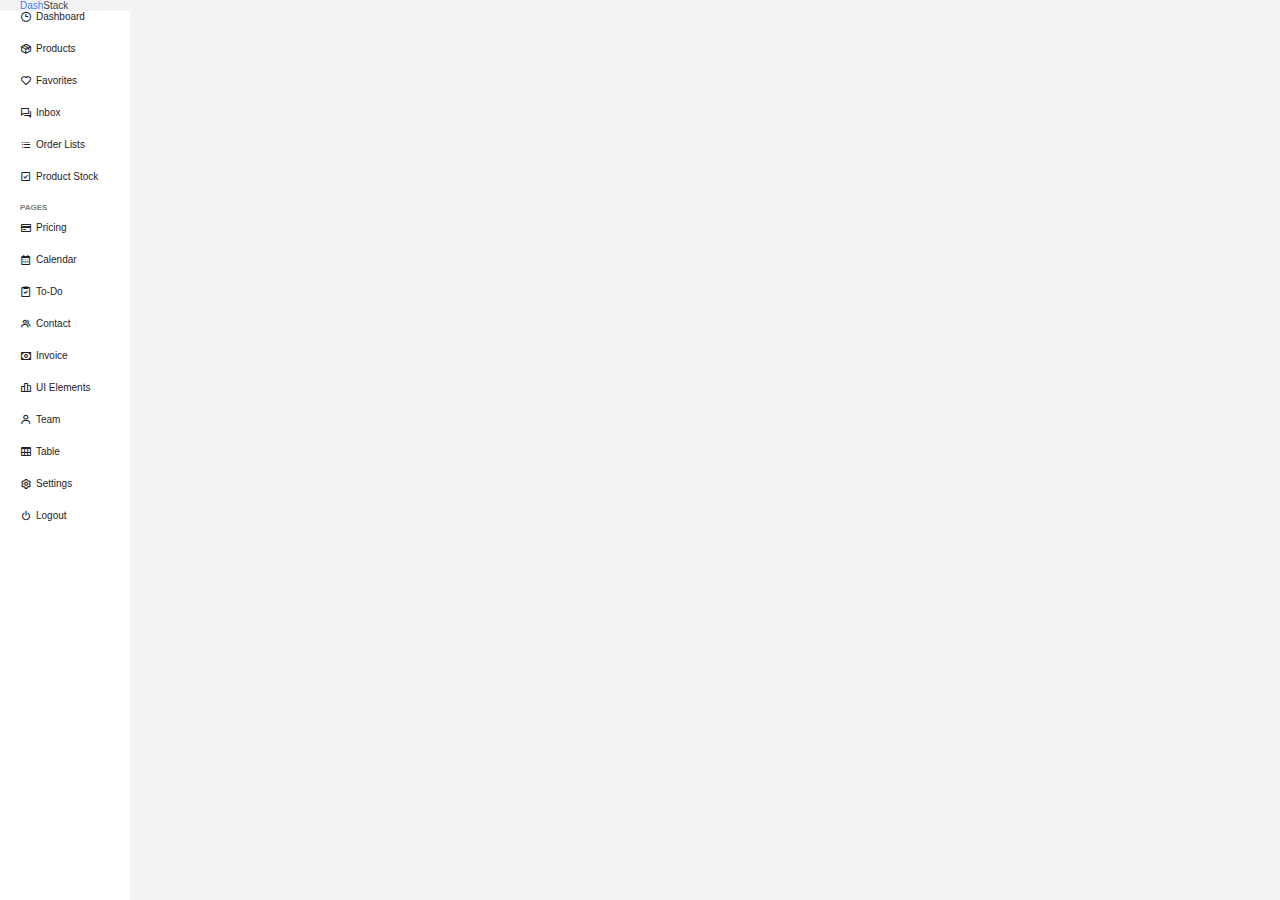
<file: dashstack/index.html>
<!DOCTYPE html>
<html lang="en">
  <head>
    <meta charset="UTF-8" />
    <meta name="viewport" content="width=device-width, initial-scale=1.0" />
    <link rel="stylesheet" href="styles.css" />
    <link
      href="https://fonts.googleapis.com/css?family=Poppins:400,500,600&display=swap"
      rel="stylesheet"
    />
    <link rel="preconnect" href="https://fonts.googleapis.com" />
    <link rel="preconnect" href="https://fonts.gstatic.com" crossorigin />
    <link
      href="https://fonts.googleapis.com/css2?family=Nunito+Sans:ital,opsz,wght@0,6..12,200..1000;1,6..12,200..1000&display=swap"
      rel="stylesheet"
    />
    <link rel="stylesheet" href="styles/devstyle.css" />
    <link
      href="https://unpkg.com/boxicons@2.1.4/css/boxicons.min.css"
      rel="stylesheet"
    />
    <title>DashStack</title>
  </head>
  <body>
    <div class="container">
      <div class="logo">
        <p><span class="dash-logo">Dash</span>Stack</p>
      </div>
      <div class="sidebar">
        <ul>
          <li>
            <a href="#">
              <span class="icon">
                <i class="bx bx-time"></i>
              </span>
              <span class="title">Dashboard</span>
            </a>
          </li>

          <li>
            <a href="#">
              <span class="icon"> <i class="bx bx-package"></i></span>
              <span class="title">Products</span>
            </a>
          </li>
          <li>
            <a href="#">
              <span class="icon">
                <i class="bx bx-heart"></i>
              </span>
              <span class="title">Favorites</span>
            </a>
          </li>

          <li>
            <a href="#">
              <span class="icon">
                <i class="bx bx-conversation"></i>
              </span>
              <span class="title">Inbox</span>
            </a>
          </li>

          <li>
            <a href="#">
              <span class="icon">
                <i class="bx bx-list-ul"></i>
              </span>
              <span class="title">Order Lists</span>
            </a>
          </li>

          <li>
            <a href="#">
              <span class="icon">
                <i class="bx bx-check-square"></i>
              </span>
              <span class="title">Product Stock</span>
            </a>
          </li>
          <h4 class="pages-text">PAGES</h4>
          <li>
            <a href="#">
              <span class="icon">
                <i class="bx bx-credit-card"></i>
              </span>
              <span class="title">Pricing</span>
            </a>
          </li>
          <li>
            <a href="#">
              <span class="icon">
                <i class="bx bx-calendar"></i>
              </span>
              <span class="title">Calendar</span>
            </a>
          </li>
          <li>
            <a href="#">
              <span class="icon">
                <i class="bx bx-task"></i>
              </span>
              <span class="title">To-Do</span>
            </a>
          </li>
          <li>
            <a href="#">
              <span class="icon">
                <i class="bx bx-group"></i>
              </span>
              <span class="title">Contact</span>
            </a>
          </li>
          <li>
            <a href="#">
              <span class="icon">
                <i class="bx bx-money"></i>
              </span>
              <span class="title">Invoice</span>
            </a>
          </li>
          <li>
            <a href="#">
              <span class="icon">
                <i class="bx bx-bar-chart-alt-2"></i>
              </span>
              <span class="title">UI Elements</span>
            </a>
          </li>
          <li>
            <a href="#">
              <span class="icon">
                <i class="bx bx-user"></i>
              </span>
              <span class="title">Team</span>
            </a>
          </li>
          <li>
            <a href="#">
              <span class="icon">
                <i class="bx bx-table"></i>
              </span>
              <span class="title">Table</span>
            </a>
          </li>
          <li>
            <a href="#">
              <span class="icon">
                <i class="bx bx-cog"></i>
              </span>
              <span class="title">Settings</span>
            </a>
          </li>
          <li>
            <a href="#">
              <span class="icon">
                <i class="bx bx-power-off"></i>
              </span>
              <span class="title">Logout</span>
            </a>
          </li>
        </ul>
      </div>
    </div>
  </body>
</html>
</file>
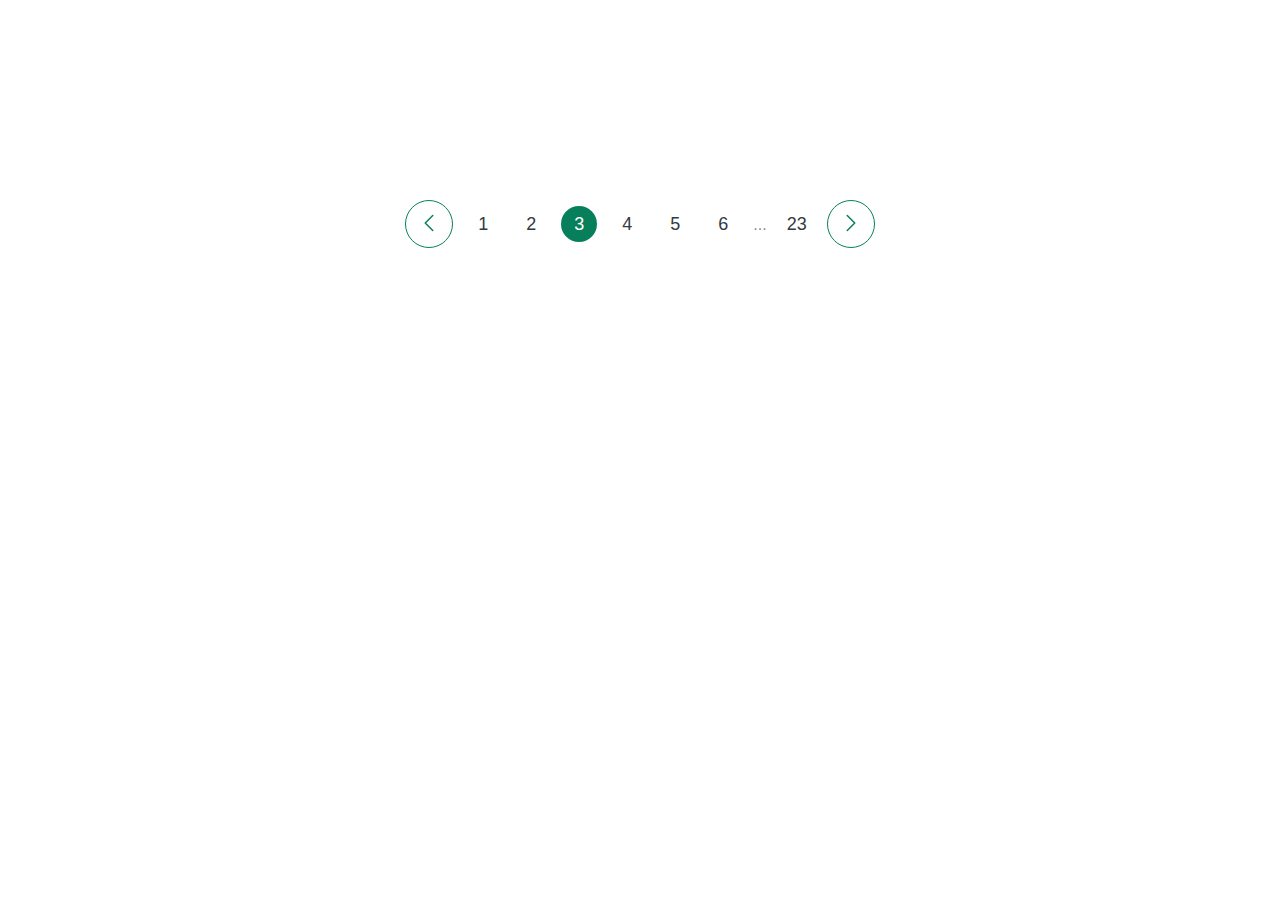
<file: html&css-jonas/pagination component/index.html>
<!DOCTYPE html>
<html lang="en">
  <head>
    <meta charset="UTF-8" />
    <meta name="viewport" content="width=device-width, initial-scale=1.0" />
    <link rel="stylesheet" href="pagination.css" />
    <title>pagination</title>
  </head>
  <body>
    <div class="whole">
      <button class="btn">
        <svg
          xmlns="http://www.w3.org/2000/svg"
          fill="none"
          viewBox="0 0 24 24"
          stroke-width="1.5"
          stroke="currentColor"
          class="btn-icon"
        >
          <path
            stroke-linecap="round"
            stroke-linejoin="round"
            d="M15.75 19.5 8.25 12l7.5-7.5"
          />
        </svg>
      </button>
      <a href="#" class="page-link">1</a>
      <a href="#" class="page-link">2</a>
      <a href="#" class="page-link page-link--current">3</a>
      <a href="#" class="page-link">4</a>
      <a href="#" class="page-link">5</a>
      <a href="#" class="page-link">6</a>
      <span class="dots">...</span>
      <a href="#" class="page-link">23</a>

      <button class="btn">
        <svg
          xmlns="http://www.w3.org/2000/svg"
          fill="none"
          viewBox="0 0 24 24"
          stroke-width="1.5"
          stroke="currentColor"
          class="btn-icon"
        >
          <path
            stroke-linecap="round"
            stroke-linejoin="round"
            d="m8.25 4.5 7.5 7.5-7.5 7.5"
          />
        </svg>
      </button>
    </div>
  </body>
</html>
</file>
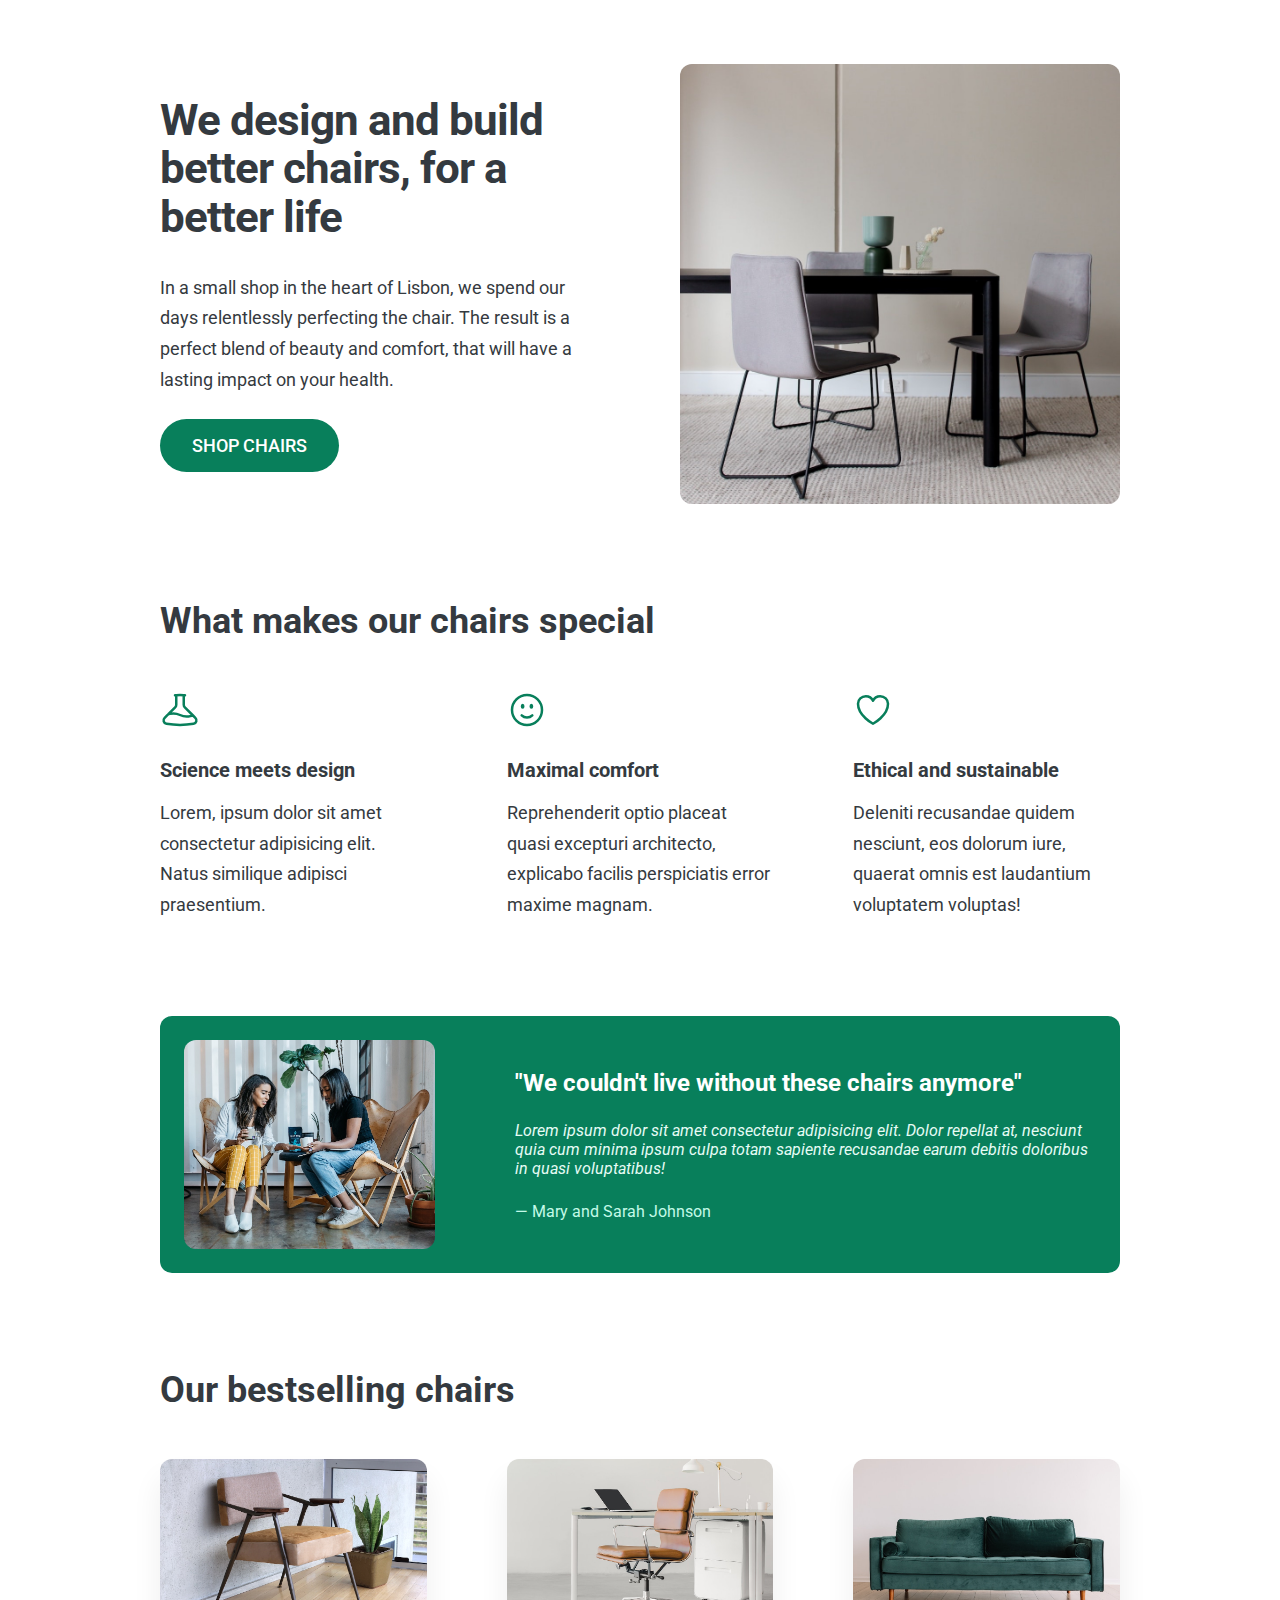
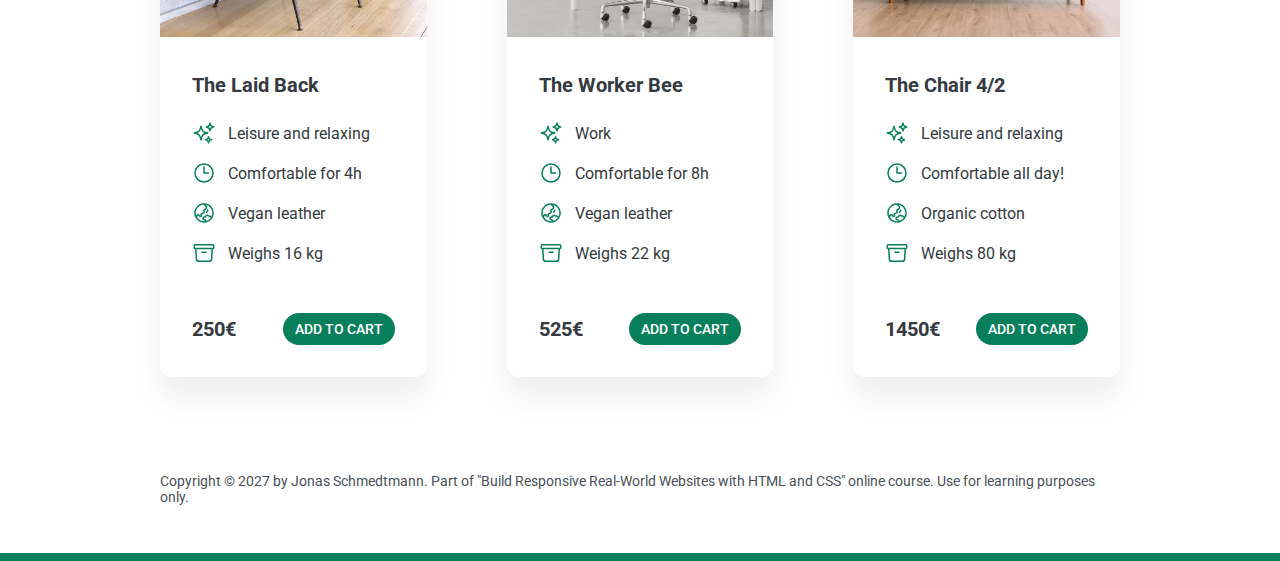
<file: html&css-jonas/shopping/index.html>
<!DOCTYPE html>
<html lang="en">
  <head>
    <meta charset="UTF-8" />
    <meta http-equiv="X-UA-Compatible" content="IE=edge" />
    <meta name="viewport" content="width=device-width, initial-scale=1.0" />
    <style>
@import url('https://fonts.googleapis.com/css2?family=Roboto:ital,wght@0,100;0,300;0,400;0,500;0,700;0,900;1,100;1,300;1,400;1,500;1,700;1,900&display=swap');
</style>
    </style>
    <link rel="stylesheet" href="style.css" />
    <title>Lisbon Chair Shop</title>
  </head>
  <body>
    <div class="container">
      <header>
        <div class="header-text-box">
          <h1>We design and build better chairs, for a better life</h1>
          <p class="header-text">
            In a small shop in the heart of Lisbon, we spend our days
            relentlessly perfecting the chair. The result is a perfect blend of
            beauty and comfort, that will have a lasting impact on your health.
          </p>
          <a class="btn btn--big" href="#">Shop chairs</a>
        </div>
        <img src="hero.jpg" alt="Photo" />
      </header>

      <section>
        <h2>What makes our chairs special</h2>
        <div class="grid-3-cols">
          <div>
            <svg xmlns="http://www.w3.org/2000/svg" fill="none" viewBox="0 0 24 24" stroke-width="1.5" stroke="currentColor" class="features-icon">
              <path stroke-linecap="round" stroke-linejoin="round" d="M9.75 3.104v5.714a2.25 2.25 0 0 1-.659 1.591L5 14.5M9.75 3.104c-.251.023-.501.05-.75.082m.75-.082a24.301 24.301 0 0 1 4.5 0m0 0v5.714c0 .597.237 1.17.659 1.591L19.8 15.3M14.25 3.104c.251.023.501.05.75.082M19.8 15.3l-1.57.393A9.065 9.065 0 0 1 12 15a9.065 9.065 0 0 0-6.23-.693L5 14.5m14.8.8 1.402 1.402c1.232 1.232.65 3.318-1.067 3.611A48.309 48.309 0 0 1 12 21c-2.773 0-5.491-.235-8.135-.687-1.718-.293-2.3-2.379-1.067-3.61L5 14.5" />
            </svg>
            
            <p class="features-title"><strong>Science meets design</strong></p>
            <p class="features-text">
              Lorem, ipsum dolor sit amet consectetur adipisicing elit. Natus
              similique adipisci praesentium.
            </p>
          </div>

          <div>
            <svg xmlns="http://www.w3.org/2000/svg" fill="none" viewBox="0 0 24 24" stroke-width="1.5" stroke="currentColor" class="features-icon">
              <path stroke-linecap="round" stroke-linejoin="round" d="M15.182 15.182a4.5 4.5 0 0 1-6.364 0M21 12a9 9 0 1 1-18 0 9 9 0 0 1 18 0ZM9.75 9.75c0 .414-.168.75-.375.75S9 10.164 9 9.75 9.168 9 9.375 9s.375.336.375.75Zm-.375 0h.008v.015h-.008V9.75Zm5.625 0c0 .414-.168.75-.375.75s-.375-.336-.375-.75.168-.75.375-.75.375.336.375.75Zm-.375 0h.008v.015h-.008V9.75Z" />
            </svg>
            
            <p class="features-title">
              <strong>Maximal comfort</strong>
            </p>
            <p class="features-text">
              Reprehenderit optio placeat quasi excepturi architecto, explicabo
              facilis perspiciatis error maxime magnam.
            </p>
          </div>

          <div>
            <svg xmlns="http://www.w3.org/2000/svg" fill="none" viewBox="0 0 24 24" stroke-width="1.5" stroke="currentColor" class="features-icon">
              <path stroke-linecap="round" stroke-linejoin="round" d="M21 8.25c0-2.485-2.099-4.5-4.688-4.5-1.935 0-3.597 1.126-4.312 2.733-.715-1.607-2.377-2.733-4.313-2.733C5.1 3.75 3 5.765 3 8.25c0 7.22 9 12 9 12s9-4.78 9-12Z" />
            </svg>
            
            <p class="features-title">
              <strong>Ethical and sustainable</strong>
            </p>
            <p class="features-text">
              Deleniti recusandae quidem nesciunt, eos dolorum iure, quaerat
              omnis est laudantium voluptatem voluptas!
            </p>
          </div>
        </div>
      </section>

      <section class="testimonial-section">
        <div class="grid-3-cols">
          <img src="customers.jpg" alt="People sitting on chairs" />
          <div class="testimonial-box">
            <h2>"We couldn't live without these chairs anymore"</h2>
            <blockquote class="testimonial-text">
              Lorem ipsum dolor sit amet consectetur adipisicing elit. Dolor
              repellat at, nesciunt quia cum minima ipsum culpa totam sapiente
              recusandae earum debitis doloribus in quasi voluptatibus!
            </blockquote>
            <p class="testimonial-author">&mdash; Mary and Sarah Johnson</p>
          </div>
        </div>
      </section>

      <section>
        <h2>Our bestselling chairs</h2>
        <div class="grid-3-cols">
          <figure class="chair">
            <img src="chair-1.jpg" alt="Chair" />
            <div class="chair-box">
              <h3>The Laid Back</h3>
              <ul class="chair-details">
                <li>
                  <svg xmlns="http://www.w3.org/2000/svg" fill="none" viewBox="0 0 24 24" stroke-width="1.5" stroke="currentColor" class="chair-icon">
                    <path stroke-linecap="round" stroke-linejoin="round" d="M9.813 15.904 9 18.75l-.813-2.846a4.5 4.5 0 0 0-3.09-3.09L2.25 12l2.846-.813a4.5 4.5 0 0 0 3.09-3.09L9 5.25l.813 2.846a4.5 4.5 0 0 0 3.09 3.09L15.75 12l-2.846.813a4.5 4.5 0 0 0-3.09 3.09ZM18.259 8.715 18 9.75l-.259-1.035a3.375 3.375 0 0 0-2.455-2.456L14.25 6l1.036-.259a3.375 3.375 0 0 0 2.455-2.456L18 2.25l.259 1.035a3.375 3.375 0 0 0 2.456 2.456L21.75 6l-1.035.259a3.375 3.375 0 0 0-2.456 2.456ZM16.894 20.567 16.5 21.75l-.394-1.183a2.25 2.25 0 0 0-1.423-1.423L13.5 18.75l1.183-.394a2.25 2.25 0 0 0 1.423-1.423l.394-1.183.394 1.183a2.25 2.25 0 0 0 1.423 1.423l1.183.394-1.183.394a2.25 2.25 0 0 0-1.423 1.423Z" />
                  </svg>
                  
                  <!-- Span is a generic INLINE text element, it doesn't have any meaning. It's like a div element, but inline -->
                  <span>Leisure and relaxing</span>
                </li>
                <li>
                  <svg xmlns="http://www.w3.org/2000/svg" fill="none" viewBox="0 0 24 24" stroke-width="1.5" stroke="currentColor" class="chair-icon">
                    <path stroke-linecap="round" stroke-linejoin="round" d="M12 6v6h4.5m4.5 0a9 9 0 1 1-18 0 9 9 0 0 1 18 0Z" />
                  </svg>
                  
                  <span>Comfortable for 4h</span>
                </li>
                <li>
                  <svg xmlns="http://www.w3.org/2000/svg" fill="none" viewBox="0 0 24 24" stroke-width="1.5" stroke="currentColor" class="chair-icon">
                    <path stroke-linecap="round" stroke-linejoin="round" d="M12.75 3.03v.568c0 .334.148.65.405.864l1.068.89c.442.369.535 1.01.216 1.49l-.51.766a2.25 2.25 0 0 1-1.161.886l-.143.048a1.107 1.107 0 0 0-.57 1.664c.369.555.169 1.307-.427 1.605L9 13.125l.423 1.059a.956.956 0 0 1-1.652.928l-.679-.906a1.125 1.125 0 0 0-1.906.172L4.5 15.75l-.612.153M12.75 3.031a9 9 0 0 0-8.862 12.872M12.75 3.031a9 9 0 0 1 6.69 14.036m0 0-.177-.529A2.25 2.25 0 0 0 17.128 15H16.5l-.324-.324a1.453 1.453 0 0 0-2.328.377l-.036.073a1.586 1.586 0 0 1-.982.816l-.99.282c-.55.157-.894.702-.8 1.267l.073.438c.08.474.49.821.97.821.846 0 1.598.542 1.865 1.345l.215.643m5.276-3.67a9.012 9.012 0 0 1-5.276 3.67m0 0a9 9 0 0 1-10.275-4.835M15.75 9c0 .896-.393 1.7-1.016 2.25" />
                  </svg>
                  
                  <span>Vegan leather</span>
                </li>
                <li>
                  <svg xmlns="http://www.w3.org/2000/svg" fill="none" viewBox="0 0 24 24" stroke-width="1.5" stroke="currentColor" class="chair-icon">
                    <path stroke-linecap="round" stroke-linejoin="round" d="m20.25 7.5-.625 10.632a2.25 2.25 0 0 1-2.247 2.118H6.622a2.25 2.25 0 0 1-2.247-2.118L3.75 7.5M10 11.25h4M3.375 7.5h17.25c.621 0 1.125-.504 1.125-1.125v-1.5c0-.621-.504-1.125-1.125-1.125H3.375c-.621 0-1.125.504-1.125 1.125v1.5c0 .621.504 1.125 1.125 1.125Z" />
                  </svg>
                  
                  <span>Weighs 16 kg</span>
                </li>
              </ul>
              <div class="chair-price">
                <strong>250€</strong>
                <a href="#" class="btn btn--small">Add to cart</a>
              </div>
            </div>
          </figure>

          <figure class="chair">
            <img src="chair-2.jpg" alt="Chair" />
            <div class="chair-box">
              <h3>The Worker Bee</h3>
              <ul class="chair-details">
                <li>
                  <svg xmlns="http://www.w3.org/2000/svg" fill="none" viewBox="0 0 24 24" stroke-width="1.5" stroke="currentColor" class="chair-icon">
                    <path stroke-linecap="round" stroke-linejoin="round" d="M9.813 15.904 9 18.75l-.813-2.846a4.5 4.5 0 0 0-3.09-3.09L2.25 12l2.846-.813a4.5 4.5 0 0 0 3.09-3.09L9 5.25l.813 2.846a4.5 4.5 0 0 0 3.09 3.09L15.75 12l-2.846.813a4.5 4.5 0 0 0-3.09 3.09ZM18.259 8.715 18 9.75l-.259-1.035a3.375 3.375 0 0 0-2.455-2.456L14.25 6l1.036-.259a3.375 3.375 0 0 0 2.455-2.456L18 2.25l.259 1.035a3.375 3.375 0 0 0 2.456 2.456L21.75 6l-1.035.259a3.375 3.375 0 0 0-2.456 2.456ZM16.894 20.567 16.5 21.75l-.394-1.183a2.25 2.25 0 0 0-1.423-1.423L13.5 18.75l1.183-.394a2.25 2.25 0 0 0 1.423-1.423l.394-1.183.394 1.183a2.25 2.25 0 0 0 1.423 1.423l1.183.394-1.183.394a2.25 2.25 0 0 0-1.423 1.423Z" />
                  </svg>
                  <span>Work</span>
                </li>
                <li>
                  <svg xmlns="http://www.w3.org/2000/svg" fill="none" viewBox="0 0 24 24" stroke-width="1.5" stroke="currentColor" class="chair-icon">
                    <path stroke-linecap="round" stroke-linejoin="round" d="M12 6v6h4.5m4.5 0a9 9 0 1 1-18 0 9 9 0 0 1 18 0Z" />
                  </svg>
                
                  <span>Comfortable for 8h</span>
                </li>
                <li>
                  <svg xmlns="http://www.w3.org/2000/svg" fill="none" viewBox="0 0 24 24" stroke-width="1.5" stroke="currentColor" class="chair-icon">
                    <path stroke-linecap="round" stroke-linejoin="round" d="M12.75 3.03v.568c0 .334.148.65.405.864l1.068.89c.442.369.535 1.01.216 1.49l-.51.766a2.25 2.25 0 0 1-1.161.886l-.143.048a1.107 1.107 0 0 0-.57 1.664c.369.555.169 1.307-.427 1.605L9 13.125l.423 1.059a.956.956 0 0 1-1.652.928l-.679-.906a1.125 1.125 0 0 0-1.906.172L4.5 15.75l-.612.153M12.75 3.031a9 9 0 0 0-8.862 12.872M12.75 3.031a9 9 0 0 1 6.69 14.036m0 0-.177-.529A2.25 2.25 0 0 0 17.128 15H16.5l-.324-.324a1.453 1.453 0 0 0-2.328.377l-.036.073a1.586 1.586 0 0 1-.982.816l-.99.282c-.55.157-.894.702-.8 1.267l.073.438c.08.474.49.821.97.821.846 0 1.598.542 1.865 1.345l.215.643m5.276-3.67a9.012 9.012 0 0 1-5.276 3.67m0 0a9 9 0 0 1-10.275-4.835M15.75 9c0 .896-.393 1.7-1.016 2.25" />
                  </svg>
                  <span>Vegan leather</span>
                </li>
                <li>
                  <svg xmlns="http://www.w3.org/2000/svg" fill="none" viewBox="0 0 24 24" stroke-width="1.5" stroke="currentColor" class="chair-icon">
                    <path stroke-linecap="round" stroke-linejoin="round" d="m20.25 7.5-.625 10.632a2.25 2.25 0 0 1-2.247 2.118H6.622a2.25 2.25 0 0 1-2.247-2.118L3.75 7.5M10 11.25h4M3.375 7.5h17.25c.621 0 1.125-.504 1.125-1.125v-1.5c0-.621-.504-1.125-1.125-1.125H3.375c-.621 0-1.125.504-1.125 1.125v1.5c0 .621.504 1.125 1.125 1.125Z" />
                  </svg>
                  <span>Weighs 22 kg</span>
                </li>
              </ul>
              <div class="chair-price">
                <strong>525€</strong>
                <a href="#" class="btn btn--small">Add to cart</a>
              </div>
            </div>
          </figure>

          <figure class="chair">
            <img src="chair-3.jpg" alt="Chair" />
            <div class="chair-box">
              <h3>The Chair 4/2</h3>
              <ul class="chair-details">
                <li>
                  <svg xmlns="http://www.w3.org/2000/svg" fill="none" viewBox="0 0 24 24" stroke-width="1.5" stroke="currentColor" class="chair-icon">
                    <path stroke-linecap="round" stroke-linejoin="round" d="M9.813 15.904 9 18.75l-.813-2.846a4.5 4.5 0 0 0-3.09-3.09L2.25 12l2.846-.813a4.5 4.5 0 0 0 3.09-3.09L9 5.25l.813 2.846a4.5 4.5 0 0 0 3.09 3.09L15.75 12l-2.846.813a4.5 4.5 0 0 0-3.09 3.09ZM18.259 8.715 18 9.75l-.259-1.035a3.375 3.375 0 0 0-2.455-2.456L14.25 6l1.036-.259a3.375 3.375 0 0 0 2.455-2.456L18 2.25l.259 1.035a3.375 3.375 0 0 0 2.456 2.456L21.75 6l-1.035.259a3.375 3.375 0 0 0-2.456 2.456ZM16.894 20.567 16.5 21.75l-.394-1.183a2.25 2.25 0 0 0-1.423-1.423L13.5 18.75l1.183-.394a2.25 2.25 0 0 0 1.423-1.423l.394-1.183.394 1.183a2.25 2.25 0 0 0 1.423 1.423l1.183.394-1.183.394a2.25 2.25 0 0 0-1.423 1.423Z" />
                  </svg>
                  <span>Leisure and relaxing</span>
                </li>
                <li>
                  <svg xmlns="http://www.w3.org/2000/svg" fill="none" viewBox="0 0 24 24" stroke-width="1.5" stroke="currentColor" class="chair-icon">
                    <path stroke-linecap="round" stroke-linejoin="round" d="M12 6v6h4.5m4.5 0a9 9 0 1 1-18 0 9 9 0 0 1 18 0Z" />
                  </svg>
                  
                  <span>Comfortable all day!</span>
                </li>
                <li>
                  <svg xmlns="http://www.w3.org/2000/svg" fill="none" viewBox="0 0 24 24" stroke-width="1.5" stroke="currentColor" class="chair-icon">
                    <path stroke-linecap="round" stroke-linejoin="round" d="M12.75 3.03v.568c0 .334.148.65.405.864l1.068.89c.442.369.535 1.01.216 1.49l-.51.766a2.25 2.25 0 0 1-1.161.886l-.143.048a1.107 1.107 0 0 0-.57 1.664c.369.555.169 1.307-.427 1.605L9 13.125l.423 1.059a.956.956 0 0 1-1.652.928l-.679-.906a1.125 1.125 0 0 0-1.906.172L4.5 15.75l-.612.153M12.75 3.031a9 9 0 0 0-8.862 12.872M12.75 3.031a9 9 0 0 1 6.69 14.036m0 0-.177-.529A2.25 2.25 0 0 0 17.128 15H16.5l-.324-.324a1.453 1.453 0 0 0-2.328.377l-.036.073a1.586 1.586 0 0 1-.982.816l-.99.282c-.55.157-.894.702-.8 1.267l.073.438c.08.474.49.821.97.821.846 0 1.598.542 1.865 1.345l.215.643m5.276-3.67a9.012 9.012 0 0 1-5.276 3.67m0 0a9 9 0 0 1-10.275-4.835M15.75 9c0 .896-.393 1.7-1.016 2.25" />
                  </svg>
                  <span>Organic cotton</span>
                </li>
                <li>
                  <svg xmlns="http://www.w3.org/2000/svg" fill="none" viewBox="0 0 24 24" stroke-width="1.5" stroke="currentColor" class="chair-icon">
                    <path stroke-linecap="round" stroke-linejoin="round" d="m20.25 7.5-.625 10.632a2.25 2.25 0 0 1-2.247 2.118H6.622a2.25 2.25 0 0 1-2.247-2.118L3.75 7.5M10 11.25h4M3.375 7.5h17.25c.621 0 1.125-.504 1.125-1.125v-1.5c0-.621-.504-1.125-1.125-1.125H3.375c-.621 0-1.125.504-1.125 1.125v1.5c0 .621.504 1.125 1.125 1.125Z" />
                  </svg>
                  <span>Weighs 80 kg</span>
                </li>
              </ul>
              <div class="chair-price">
                <strong>1450€</strong>
                <a href="#" class="btn btn--small">Add to cart</a>
              </div>
            </div>
          </figure>
        </div>
      </section>

      <footer>
        Copyright &copy; 2027 by Jonas Schmedtmann. Part of "Build Responsive
        Real-World Websites with HTML and CSS" online course. Use for learning
        purposes only.
      </footer>
    </div>
  </body>
</html>
</file>
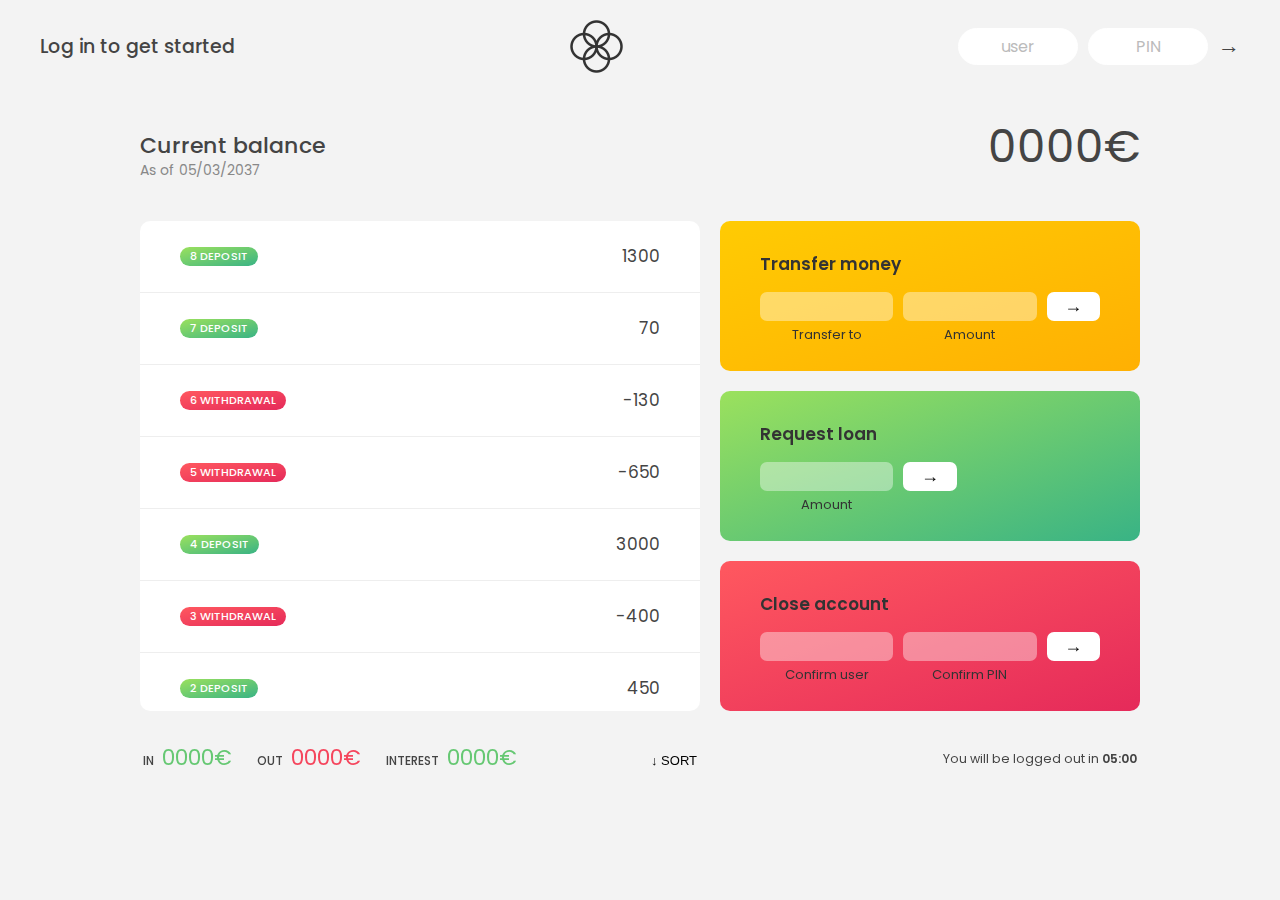
<file: js-jonas/bankist/index.html>
<!DOCTYPE html>
<html lang="en">
  <head>
    <meta charset="UTF-8" />
    <meta name="viewport" content="width=device-width, initial-scale=1.0" />
    <meta http-equiv="X-UA-Compatible" content="ie=edge" />
    <link rel="shortcut icon" type="image/png" href="/icon.png" />

    <link
      href="https://fonts.googleapis.com/css?family=Poppins:400,500,600&display=swap"
      rel="stylesheet"
    />

    <link rel="stylesheet" href="style.css" />
    <title>Bankist</title>
  </head>
  <body>
    <!-- TOP NAVIGATION -->
    <nav>
      <p class="welcome">Log in to get started</p>
      <img src="logo.png" alt="Logo" class="logo" />
      <form class="login">
        <input
          type="text"
          placeholder="user"
          class="login__input login__input--user"
        />
        <!-- In practice, use type="password" -->
        <input
          type="text"
          placeholder="PIN"
          maxlength="4"
          class="login__input login__input--pin"
        />
        <button class="login__btn">&rarr;</button>
      </form>
    </nav>

    <main class="app">
      <!-- BALANCE -->
      <div class="balance">
        <div>
          <p class="balance__label">Current balance</p>
          <p class="balance__date">
            As of <span class="date">05/03/2037</span>
          </p>
        </div>
        <p class="balance__value">0000€</p>
      </div>

      <!-- MOVEMENTS -->
      <div class="movements">
        <div class="movements__row">
          <div class="movements__type movements__type--deposit">2 deposit</div>
          <div class="movements__date">3 days ago</div>
          <div class="movements__value">4 000€</div>
        </div>
        <div class="movements__row">
          <div class="movements__type movements__type--withdrawal">
            1 withdrawal
          </div>
          <div class="movements__date">24/01/2037</div>
          <div class="movements__value">-378€</div>
        </div>
      </div>

      <!-- SUMMARY -->
      <div class="summary">
        <p class="summary__label">In</p>
        <p class="summary__value summary__value--in">0000€</p>
        <p class="summary__label">Out</p>
        <p class="summary__value summary__value--out">0000€</p>
        <p class="summary__label">Interest</p>
        <p class="summary__value summary__value--interest">0000€</p>
        <button class="btn--sort">&downarrow; SORT</button>
      </div>

      <!-- OPERATION: TRANSFERS -->
      <div class="operation operation--transfer">
        <h2>Transfer money</h2>
        <form class="form form--transfer">
          <input type="text" class="form__input form__input--to" />
          <input type="number" class="form__input form__input--amount" />
          <button class="form__btn form__btn--transfer">&rarr;</button>
          <label class="form__label">Transfer to</label>
          <label class="form__label">Amount</label>
        </form>
      </div>

      <!-- OPERATION: LOAN -->
      <div class="operation operation--loan">
        <h2>Request loan</h2>
        <form class="form form--loan">
          <input type="number" class="form__input form__input--loan-amount" />
          <button class="form__btn form__btn--loan">&rarr;</button>
          <label class="form__label form__label--loan">Amount</label>
        </form>
      </div>

      <!-- OPERATION: CLOSE -->
      <div class="operation operation--close">
        <h2>Close account</h2>
        <form class="form form--close">
          <input type="text" class="form__input form__input--user" />
          <input
            type="password"
            maxlength="6"
            class="form__input form__input--pin"
          />
          <button class="form__btn form__btn--close">&rarr;</button>
          <label class="form__label">Confirm user</label>
          <label class="form__label">Confirm PIN</label>
        </form>
      </div>

      <!-- LOGOUT TIMER -->
      <p class="logout-timer">
        You will be logged out in <span class="timer">05:00</span>
      </p>
    </main>

    <!-- <footer>
      &copy; by Jonas Schmedtmann. Don't claim as your own :)
    </footer> -->

    <script src="script.js"></script>
  </body>
</html>
</file>
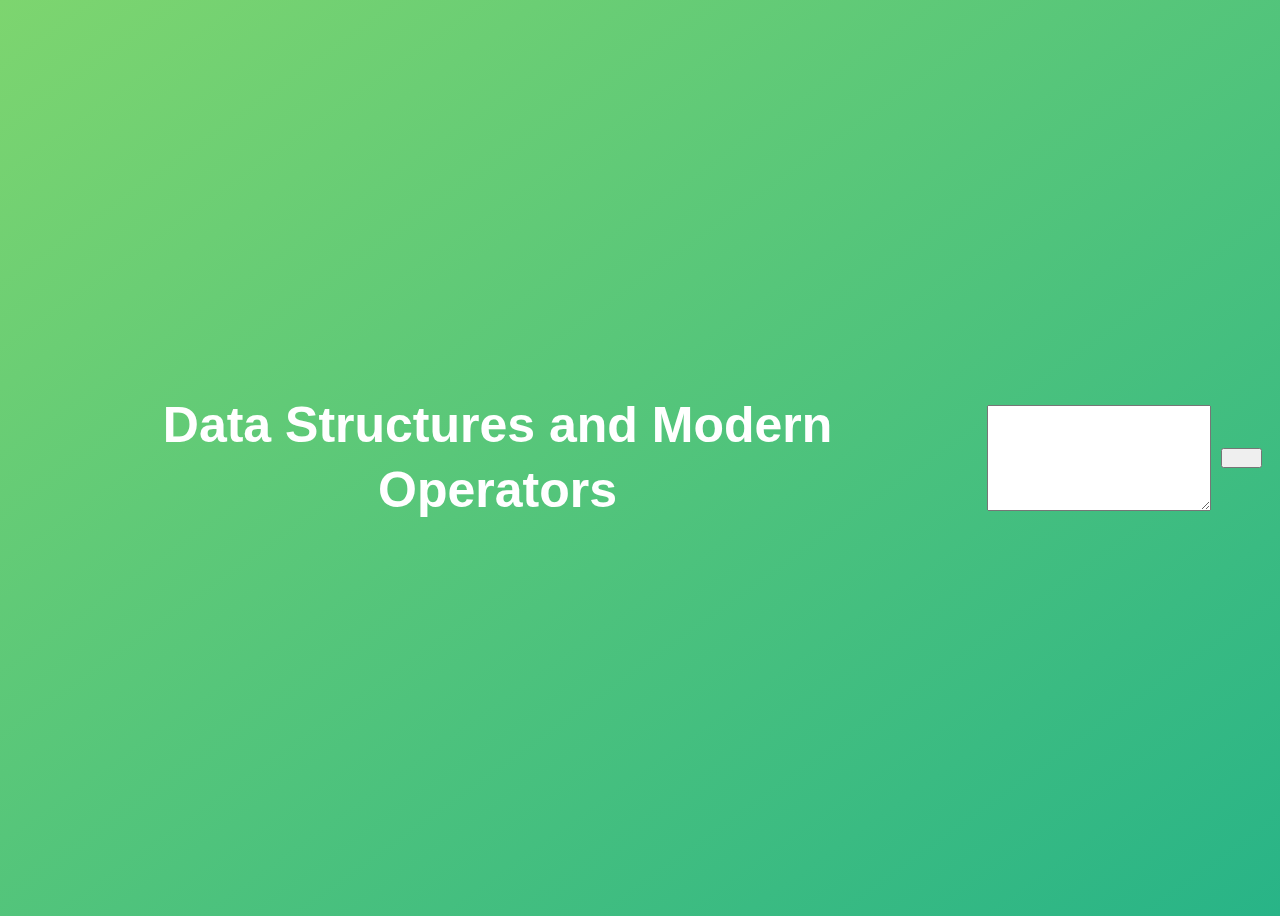
<file: js-jonas/challenge-132/index.html>
<!DOCTYPE html>
<html lang="en">
  <head>
    <meta charset="UTF-8" />
    <meta name="viewport" content="width=device-width, initial-scale=1.0" />
    <meta http-equiv="X-UA-Compatible" content="ie=edge" />
    <title>Data Structures and Modern Operators</title>
    <style>
      body {
        height: 100vh;
        display: flex;
        align-items: center;
        background: linear-gradient(to top left, #28b487, #7dd56f);
      }
      h1 {
        font-family: sans-serif;
        font-size: 50px;
        line-height: 1.3;
        width: 100%;
        padding: 30px;
        text-align: center;
        color: white;
      }
      button {
        width: 50px;
        height: 20px;
        margin: 10px;
      }
      textarea {
        width: 300px;
        height: 100px;
      }
    </style>
  </head>
  <body>
    <h1>Data Structures and Modern Operators</h1>
    <script src="script.js"></script>
  </body>
</html>
</file>
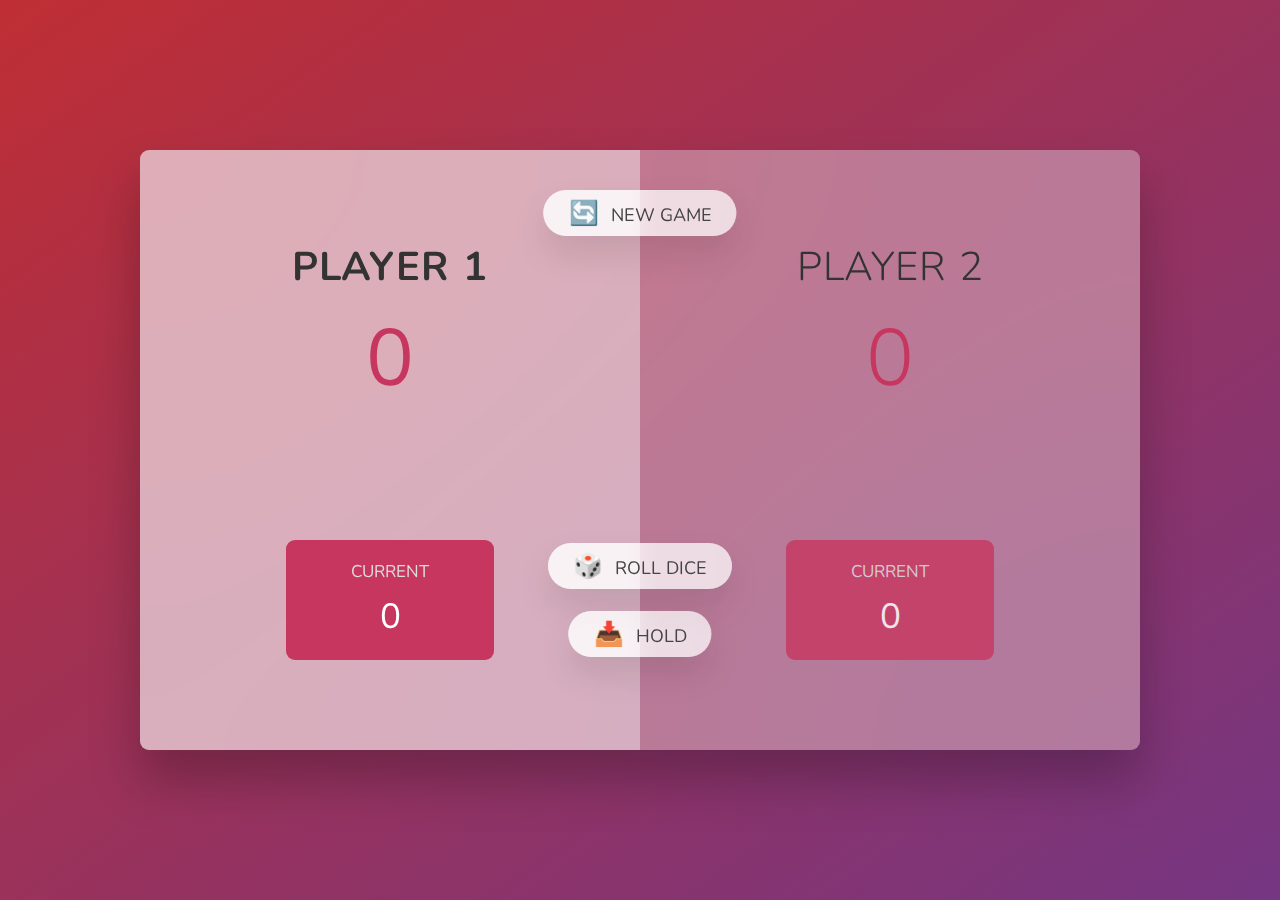
<file: js-jonas/pig game/index.html>
<!DOCTYPE html>
<html lang="en">
  <head>
    <meta charset="UTF-8" />
    <meta name="viewport" content="width=device-width, initial-scale=1.0" />
    <meta http-equiv="X-UA-Compatible" content="ie=edge" />
    <link rel="stylesheet" href="style.css" />
    <title>Pig Game</title>
  </head>
  <body>
    <main>
      <section class="player player--0 player--active">
        <h2 class="name" id="name--0">Player 1</h2>
        <p class="score" id="score--0">43</p>
        <div class="current">
          <p class="current-label">Current</p>
          <p class="current-score" id="current--0">0</p>
        </div>
      </section>
      <section class="player player--1">
        <h2 class="name" id="name--1">Player 2</h2>
        <p class="score" id="score--1">24</p>
        <div class="current">
          <p class="current-label">Current</p>
          <p class="current-score" id="current--1">0</p>
        </div>
      </section>

      <img src="dice-5.png" alt="Playing dice" class="dice" />
      <button class="btn btn--new">🔄 New game</button>
      <button class="btn btn--roll">🎲 Roll dice</button>
      <button class="btn btn--hold">📥 Hold</button>
    </main>
    <script src="script.js"></script>
  </body>
</html>
</file>
<file: dashstack/styles.css>
@import url("./styles/root.css");
@import url("./styles/custom.css");
@import url("./styles/devstyle.css");
</file>
<file: dashstack/styles/devstyle.css>
.dash-logo {
  color: var(--primary-dark-blue);
}
.container {
  position: relative;
  width: 100%;
}
.sidebar {
  position: fixed;
  width: 130px;
  height: 100%;
  background: var(--main-bg-color);
  border-left: 20px solid var(--main-bg-color);
  overflow: hidden;
  transition: 0.5s;
}
.sidebar.active {
  width: 80px;
}
.sidebar ul {
  position: absolute;
  top: 0;
  left: 0;
  width: 100%;
}
.sidebar ul li {
  position: relative;
  width: 100%;
  list-style: none;
}
.sidebar ul li:hover,
.sidebar ul li.hovered {
  background-color: var(--primary-dark-blue);
}
.sidebar ul li a {
  position: relative;
  display: block;
  width: 100%;
  display: flex;
  text-decoration: none;
  color: var(--main-black);
}
.sidebar ul li a .bx {
  font-size: 1.2rem;
}
.sidebar ul li a .title {
  position: relative;
  display: block;
  padding: 0 4px;
  height: 32px;
  text-align: start;
  white-space: nowrap;
}
.pages-text {
  font-size: 8px;
  padding-bottom: 10px;
  color: grey;
}
.logo {
  padding-left: 20px;
}
</file>
<file: html&css-jonas/pagination component/pagination.css>
* {
  margin: 0;
  padding: 0;
  box-sizing: border-box;
}

body {
  font-family: "inter", sans-serif;
  color: #343a40;
  line-height: 1px;
  display: flex;
  justify-content: center;
}

.whole {
  display: flex;
  align-items: center;
  gap: 12px;
  margin-top: 200px;
}

.btn {
  border: 1px solid #087f5b;
  height: 48px;
  width: 48px;
  border-radius: 50%;
  background: none;
  cursor: pointer;
}
/* important  hovering on btns*/
.btn:hover {
  background-color: #087f5b;
}
.btn:hover .btn-icon {
  stroke: #fff;
}
.btn-icon {
  height: 24px;
  width: 24px;
  stroke: #087f5b;
}
.page-link:link,
.page-link:visited {
  font-size: 18px;
  color: #343a40;
  text-decoration: none;
  /* -color: red; */
  height: 36px;
  width: 36px;
  border-radius: 50%;
  display: flex;
  align-items: center;
  justify-content: center;
}
.page-link:hover,
.page-link:active,
/* important ! code below is an end selector meaning it has 2 classes to give proiority (selector spesificity 2*/
.page-link.page-link--current {
  background-color: #087f5b;
  color: #fff;
}
.dots {
  color: #868e96;
}
</file>
<file: html&css-jonas/shopping/style.css>
/*
SPACING SYSTEM (px)
2 / 4 / 8 / 12 / 16 / 24 / 32 / 48 / 64 / 80 / 96 / 128

FONT SIZE SYSTEM (px)
10 / 12 / 14 / 16 / 18 / 20 / 24 / 30 / 36 / 44 / 52 / 62 / 74 / 86 / 98
*/

/* main color: #087f5b 
GRAY color: #343a40
*/

* {
  margin: 0;
  padding: 0;
  box-sizing: border-box;
}

/* ------------------------ */
/* GENERAL STYLES */
/* ------------------------ */
body {
  font-family: "Roboto", sans-serif;
  color: #343a40;
  border-bottom: 8px solid #087f5b;
}

.container {
  width: 960px;
  margin: 0 auto;
}

header,
section {
  margin-bottom: 96px;
}

h2 {
  margin-bottom: 48px;
  font-size: 36px;
}

.grid-3-cols {
  display: grid;
  grid-template-columns: repeat(3, 1fr);
  column-gap: 80px;
}

.btn:link,
.btn:visited {
  background-color: #087f5b;
  color: #fff;
  text-decoration: none;
  text-transform: uppercase;
  font-weight: 500;
  display: inline-block;
  border-radius: 100px;
}

.btn:hover,
.btn:active {
  background-color: #099268;
}

.btn--big {
  font-size: 18px;
  padding: 16px 32px;
}

.btn--small {
  font-size: 14px;
  padding: 8px 12px;
}

img {
  border-radius: 12px;
}

/* ------------------------ */
/* COMPONENT STYLES */
/* ------------------------ */

/* HEADER */
header {
  display: grid;
  grid-template-columns: repeat(2, 1fr);
  column-gap: 80px;
  margin-top: 64px;
}

.header-text-box {
  align-self: center;
}

h1 {
  margin-bottom: 32px;
  font-size: 44px;
  line-height: 1.1;
  letter-spacing: -1px;
}

.header-text {
  margin-bottom: 24px;
  font-size: 18px;
  line-height: 1.7;
}

img {
  width: 100%;
}

/* FEATURES */
.features-icon {
  stroke: #087f5b;
  width: 40px;
  height: 40px;
  margin-bottom: 24px;
}

.features-title {
  margin-bottom: 16px;
  font-size: 20px;
}

.features-text {
  font-size: 18px;
  line-height: 1.7;
}

/* TESTIMONIAL */
.testimonial-section {
  background-color: #087f5b;
  color: #fff;
  padding: 24px;
  border-radius: 12px;
}

.testimonial-box {
  grid-column: 2 / -1;
  align-self: center;
}

.testimonial-box h2 {
  margin-bottom: 24px;
  font-size: 24px;
}

.testimonial-text {
  font-style: italic;
  margin-bottom: 24px;
  font-size: 1.7;
  color: #e6fcf5;
}

.testimonial-author {
  color: #c3fae8;
}

/* CHAIRS */

.chair {
  box-shadow: 0 20px 30px 0 rgba(0, 0, 0, 0.07);
  border-radius: 12px;
}

.chair img {
  border-bottom-left-radius: 0;
  border-bottom-right-radius: 0;
}
.chair-box {
  padding: 32px;
}

h3 {
  margin-bottom: 24px;
  font-size: 20px;
}

.chair-details {
  list-style: none;
  margin-bottom: 48px;
}

.chair-details li {
  display: flex;
  align-items: center;
  gap: 12px;
  margin-bottom: 16px;
}

.chair-details li:last-child {
  margin-bottom: 0;
}

.chair-icon {
  stroke: #087f5b;
  width: 24px;
  height: 24px;
}

.chair-price {
  display: flex;
  justify-content: space-between;
  align-items: center;
  font-size: 20px;
}

footer {
  margin-bottom: 48px;
  font-size: 14px;
  color: #495057;
}
</file>
<file: js-jonas/bankist/style.css>
/*
 * Use this CSS to learn some intersting techniques,
 * in case you're wondering how I built the UI.
 * Have fun! 😁
 */

* {
  margin: 0;
  padding: 0;
  box-sizing: inherit;
}

html {
  font-size: 62.5%;
  box-sizing: border-box;
}

body {
  font-family: "Poppins", sans-serif;
  color: #444;
  background-color: #f3f3f3;
  height: 100vh;
  padding: 2rem;
}

nav {
  display: flex;
  justify-content: space-between;
  align-items: center;
  padding: 0 2rem;
}

.welcome {
  font-size: 1.9rem;
  font-weight: 500;
}

.logo {
  height: 5.25rem;
}

.login {
  display: flex;
}

.login__input {
  border: none;
  padding: 0.5rem 2rem;
  font-size: 1.6rem;
  font-family: inherit;
  text-align: center;
  width: 12rem;
  border-radius: 10rem;
  margin-right: 1rem;
  color: inherit;
  border: 1px solid #fff;
  transition: all 0.3s;
}

.login__input:focus {
  outline: none;
  border: 1px solid #ccc;
}

.login__input::placeholder {
  color: #bbb;
}

.login__btn {
  border: none;
  background: none;
  font-size: 2.2rem;
  color: inherit;
  cursor: pointer;
  transition: all 0.3s;
}

.login__btn:hover,
.login__btn:focus,
.btn--sort:hover,
.btn--sort:focus {
  outline: none;
  color: #777;
}

/* MAIN */
.app {
  position: relative;
  max-width: 100rem;
  margin: 4rem auto;
  display: grid;
  grid-template-columns: 4fr 3fr;
  grid-template-rows: auto repeat(3, 15rem) auto;
  gap: 2rem;

  /* NOTE This creates the fade in/out anumation */
  /* opacity: 0; */
  transition: all 1s;
}

.balance {
  grid-column: 1 / span 2;
  display: flex;
  align-items: flex-end;
  justify-content: space-between;
  margin-bottom: 2rem;
}

.balance__label {
  font-size: 2.2rem;
  font-weight: 500;
  margin-bottom: -0.2rem;
}

.balance__date {
  font-size: 1.4rem;
  color: #888;
}

.balance__value {
  font-size: 4.5rem;
  font-weight: 400;
}

/* MOVEMENTS */
.movements {
  grid-row: 2 / span 3;
  background-color: #fff;
  border-radius: 1rem;
  overflow: scroll;
}

.movements__row {
  padding: 2.25rem 4rem;
  display: flex;
  align-items: center;
  border-bottom: 1px solid #eee;
}

.movements__type {
  font-size: 1.1rem;
  text-transform: uppercase;
  font-weight: 500;
  color: #fff;
  padding: 0.1rem 1rem;
  border-radius: 10rem;
  margin-right: 2rem;
}

.movements__date {
  font-size: 1.1rem;
  text-transform: uppercase;
  font-weight: 500;
  color: #666;
}

.movements__type--deposit {
  background-image: linear-gradient(to top left, #39b385, #9be15d);
}

.movements__type--withdrawal {
  background-image: linear-gradient(to top left, #e52a5a, #ff585f);
}

.movements__value {
  font-size: 1.7rem;
  margin-left: auto;
}

/* SUMMARY */
.summary {
  grid-row: 5 / 6;
  display: flex;
  align-items: baseline;
  padding: 0 0.3rem;
  margin-top: 1rem;
}

.summary__label {
  font-size: 1.2rem;
  font-weight: 500;
  text-transform: uppercase;
  margin-right: 0.8rem;
}

.summary__value {
  font-size: 2.2rem;
  margin-right: 2.5rem;
}

.summary__value--in,
.summary__value--interest {
  color: #66c873;
}

.summary__value--out {
  color: #f5465d;
}

.btn--sort {
  margin-left: auto;
  border: none;
  background: none;
  font-size: 1.3rem;
  font-weight: 500;
  cursor: pointer;
}

/* OPERATIONS */
.operation {
  border-radius: 1rem;
  padding: 3rem 4rem;
  color: #333;
}

.operation--transfer {
  background-image: linear-gradient(to top left, #ffb003, #ffcb03);
}

.operation--loan {
  background-image: linear-gradient(to top left, #39b385, #9be15d);
}

.operation--close {
  background-image: linear-gradient(to top left, #e52a5a, #ff585f);
}

h2 {
  margin-bottom: 1.5rem;
  font-size: 1.7rem;
  font-weight: 600;
  color: #333;
}

.form {
  display: grid;
  grid-template-columns: 2.5fr 2.5fr 1fr;
  grid-template-rows: auto auto;
  gap: 0.4rem 1rem;
}

/* Exceptions for interst */
.form.form--loan {
  grid-template-columns: 2.5fr 1fr 2.5fr;
}
.form__label--loan {
  grid-row: 2;
}
/* End exceptions */

.form__input {
  width: 100%;
  border: none;
  background-color: rgba(255, 255, 255, 0.4);
  font-family: inherit;
  font-size: 1.5rem;
  text-align: center;
  color: #333;
  padding: 0.3rem 1rem;
  border-radius: 0.7rem;
  transition: all 0.3s;
}

.form__input:focus {
  outline: none;
  background-color: rgba(255, 255, 255, 0.6);
}

.form__label {
  font-size: 1.3rem;
  text-align: center;
}

.form__btn {
  border: none;
  border-radius: 0.7rem;
  font-size: 1.8rem;
  background-color: #fff;
  cursor: pointer;
  transition: all 0.3s;
}

.form__btn:focus {
  outline: none;
  background-color: rgba(255, 255, 255, 0.8);
}

.logout-timer {
  padding: 0 0.3rem;
  margin-top: 1.9rem;
  text-align: right;
  font-size: 1.25rem;
}

.timer {
  font-weight: 600;
}
</file>
<file: js-jonas/pig game/style.css>
@import url('https://fonts.googleapis.com/css2?family=Nunito&display=swap');

* {
  margin: 0;
  padding: 0;
  box-sizing: inherit;
}

html {
  font-size: 62.5%;
  box-sizing: border-box;
}

body {
  font-family: 'Nunito', sans-serif;
  font-weight: 400;
  height: 100vh;
  color: #333;
  background-image: linear-gradient(to top left, #753682 0%, #bf2e34 100%);
  display: flex;
  align-items: center;
  justify-content: center;
}

/* LAYOUT */
main {
  position: relative;
  width: 100rem;
  height: 60rem;
  background-color: rgba(255, 255, 255, 0.35);
  backdrop-filter: blur(200px);
  filter: blur();
  box-shadow: 0 3rem 5rem rgba(0, 0, 0, 0.25);
  border-radius: 9px;
  overflow: hidden;
  display: flex;
}

.player {
  flex: 50%;
  padding: 9rem;
  display: flex;
  flex-direction: column;
  align-items: center;
  transition: all 0.75s;
}

/* ELEMENTS */
.name {
  position: relative;
  font-size: 4rem;
  text-transform: uppercase;
  letter-spacing: 1px;
  word-spacing: 2px;
  font-weight: 300;
  margin-bottom: 1rem;
}

.score {
  font-size: 8rem;
  font-weight: 300;
  color: #c7365f;
  margin-bottom: auto;
}

.player--active {
  background-color: rgba(255, 255, 255, 0.4);
}
.player--active .name {
  font-weight: 700;
}
.player--active .score {
  font-weight: 400;
}

.player--active .current {
  opacity: 1;
}

.current {
  background-color: #c7365f;
  opacity: 0.8;
  border-radius: 9px;
  color: #fff;
  width: 65%;
  padding: 2rem;
  text-align: center;
  transition: all 0.75s;
}

.current-label {
  text-transform: uppercase;
  margin-bottom: 1rem;
  font-size: 1.7rem;
  color: #ddd;
}

.current-score {
  font-size: 3.5rem;
}

/* ABSOLUTE POSITIONED ELEMENTS */
.btn {
  position: absolute;
  left: 50%;
  transform: translateX(-50%);
  color: #444;
  background: none;
  border: none;
  font-family: inherit;
  font-size: 1.8rem;
  text-transform: uppercase;
  cursor: pointer;
  font-weight: 400;
  transition: all 0.2s;

  background-color: white;
  background-color: rgba(255, 255, 255, 0.6);
  backdrop-filter: blur(10px);

  padding: 0.7rem 2.5rem;
  border-radius: 50rem;
  box-shadow: 0 1.75rem 3.5rem rgba(0, 0, 0, 0.1);
}

.btn::first-letter {
  font-size: 2.4rem;
  display: inline-block;
  margin-right: 0.7rem;
}

.btn--new {
  top: 4rem;
}
.btn--roll {
  top: 39.3rem;
}
.btn--hold {
  top: 46.1rem;
}

.btn:active {
  transform: translate(-50%, 3px);
  box-shadow: 0 1rem 2rem rgba(0, 0, 0, 0.15);
}

.btn:focus {
  outline: none;
}

.dice {
  position: absolute;
  left: 50%;
  top: 16.5rem;
  transform: translateX(-50%);
  height: 10rem;
  box-shadow: 0 2rem 5rem rgba(0, 0, 0, 0.2);
}

.player--winner {
  background-color: #2f2f2f;
}

.player--winner .name {
  font-weight: 700;
  color: #c7365f;
}

.hidden {
  display: none;
}
</file>
